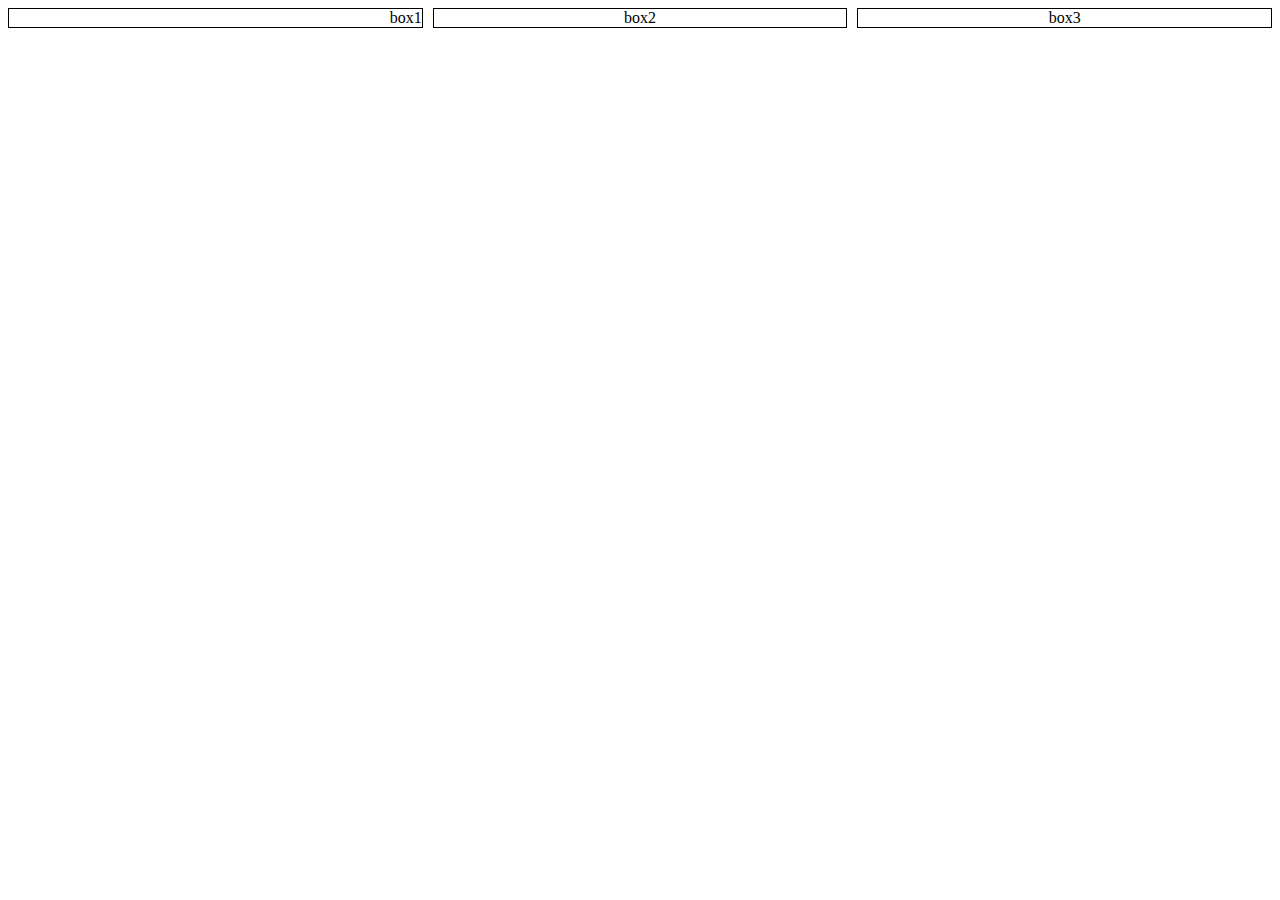
<file: index.html>
<!DOCTYPE html>
    <head>
        <meta charset = "utf-8">
        <link rel = "stylesheet" href = "style.css">
    </head>
    <body>
        <div class = "container">
            <div class = "box1">
                box1
            </div>
            <div class = "box2">
                box2
            </div>
            <div class = "box3">
                box3
            </div>
            <!-- <div class = "box4">
                box4
            </div> -->
        </div>
    </body>
</html>
</file>
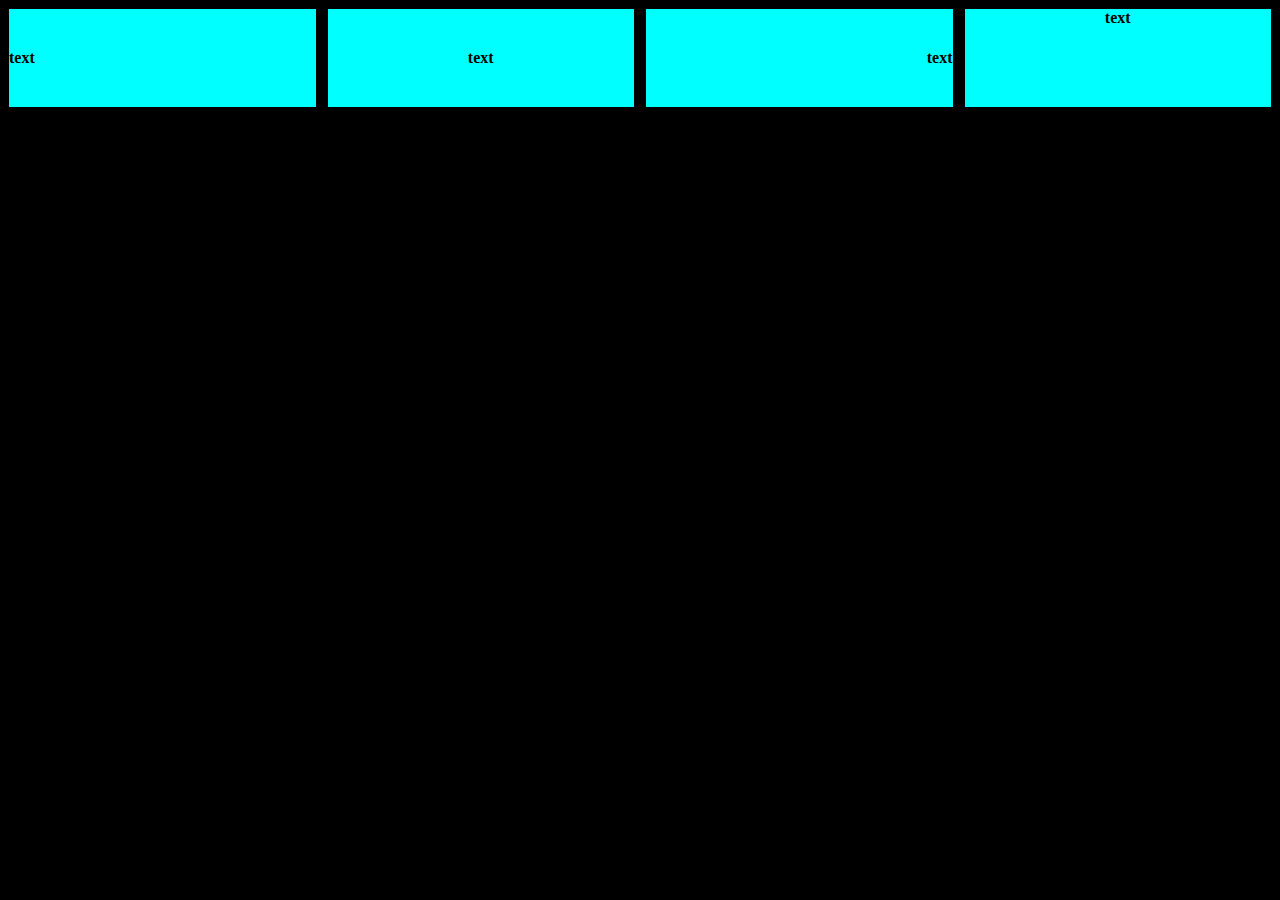
<file: 5a.html>
<!DOCTYPE html>
    <head>
        <meta charset = "utf-8">
        <link rel = "stylesheet" href = "5a.css">
    </head>
    <body>
        <div class = "container">
            <div class = "text1">
                <b>
                    text
                </b>
            </div>

            <div class = "text2">
                <b>
                    text
                </b>
            </div>

            <div class = "text3">
                <b>
                    text
                </b>
            </div>

            <div class = "text4">
                <b>
                    text
                </b>
            </div>

        </div>
    </body>
</html>
</file>
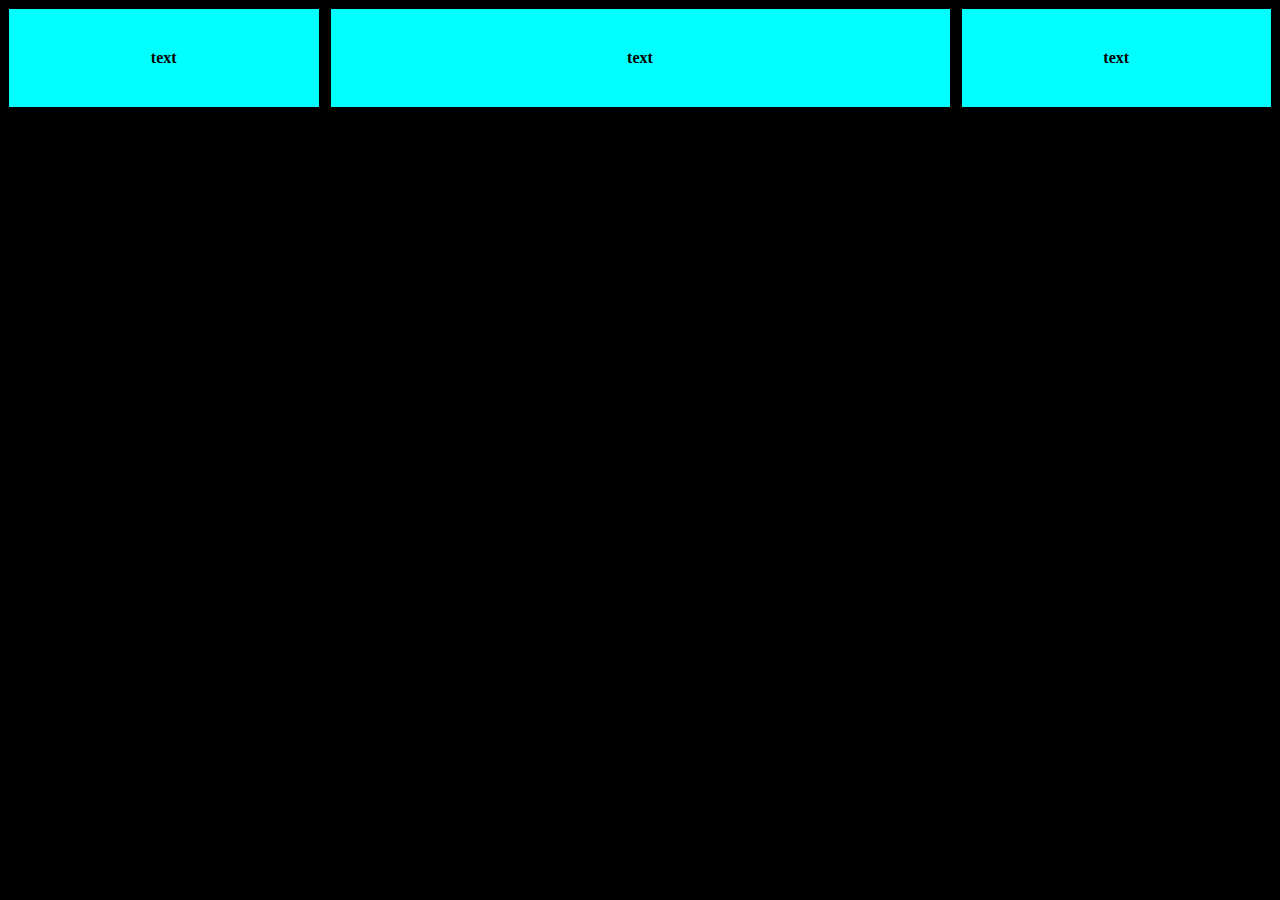
<file: 5b.html>
<!DOCTYPE html>
    <head>
        <meta charset = "utf-8">
        <link rel = "stylesheet" href = "5b.css">
    </head>
    <body>
        <div class = "container">
            <div class = "text1">
                <b>
                    text
                </b>
            </div>

            <div class = "text2">
                <b>
                    text
                </b>
            </div>

            <div class = "text3">
                <b>
                    text
                </b>
            </div>
        </div>
    </body>
</html>
</file>
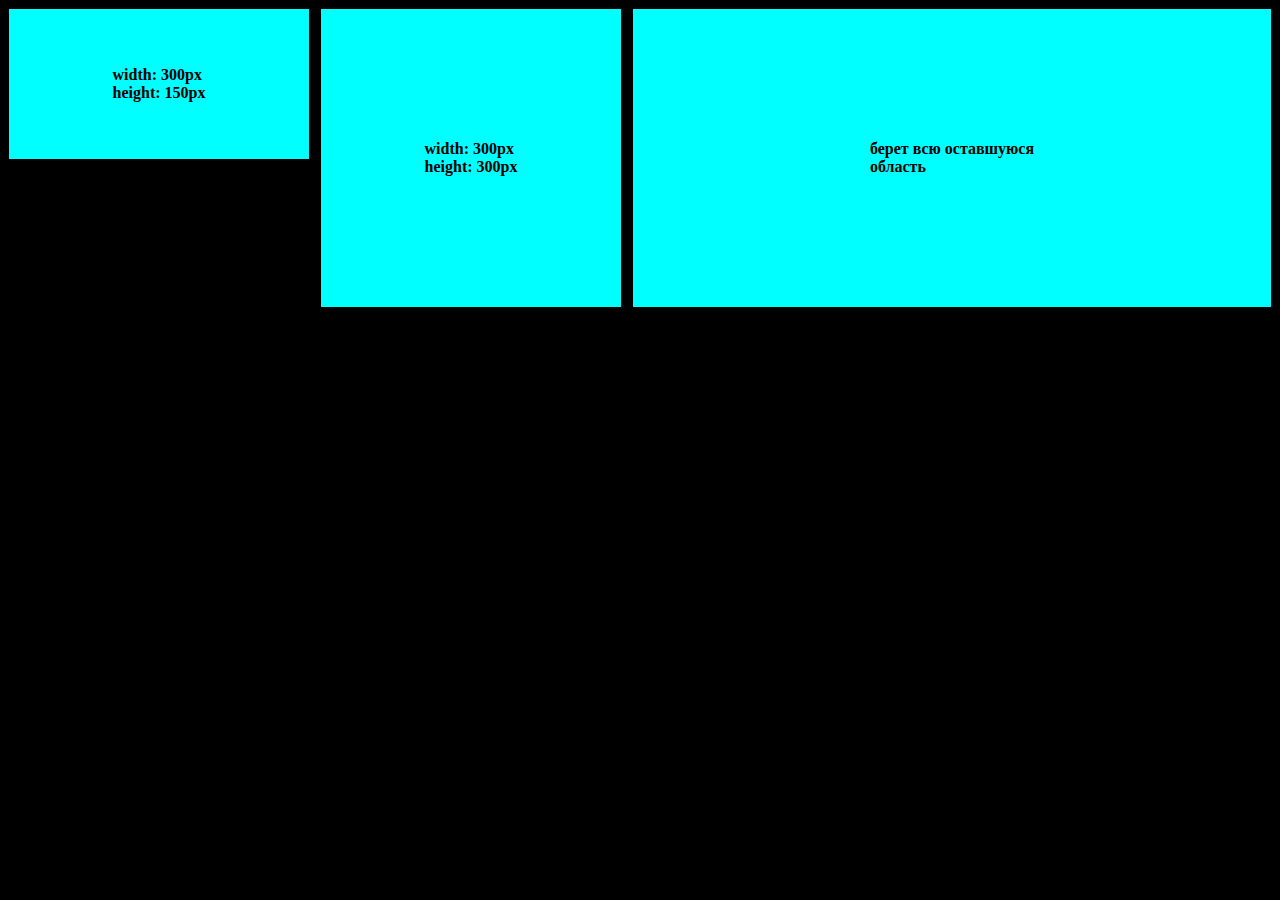
<file: 5c.html>
<!DOCTYPE html>
    <head>
        <meta charset = "utf-8">
        <link rel = "stylesheet" href = "5c.css">
    </head>
    <body>
        <div class = "container">
            <div class = "text1">
                <b>
                    width: 300px
                    <br>
                    height: 150px
                </b>
            </div>

            <div class = "text2">
                <b>
                    width: 300px
                    <br>
                    height: 300px 
                </b>
            </div>

            <div class = "text3">
                <b>
                    берет всю оставшуюся 
                    <br>
                    область
                </b>
            </div>
        </div>
    </body>
</html>
</file>
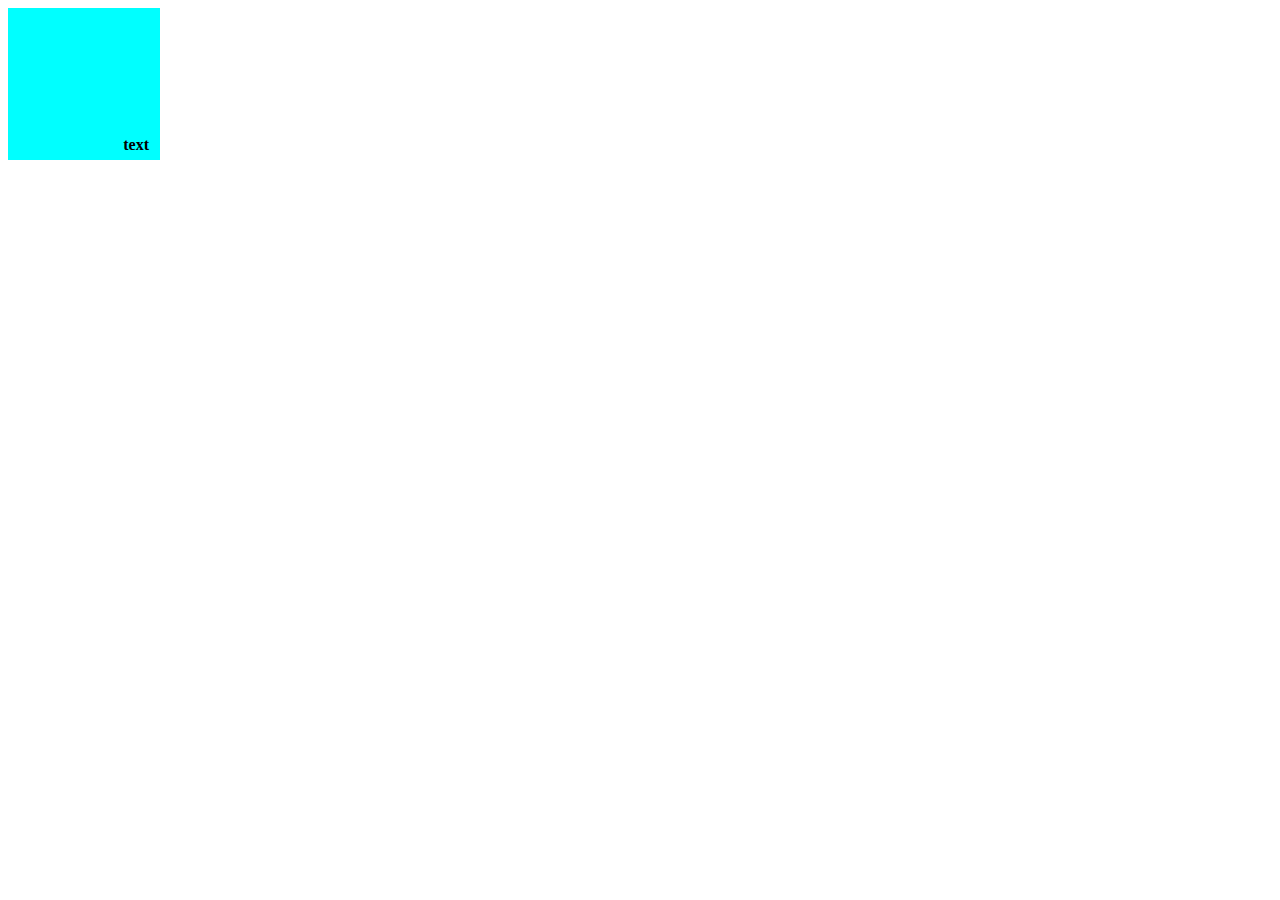
<file: 6a.html>
<!DOCTYPE html>
    <head>
        <meta charset = "utf-8">
        <link rel = "stylesheet" href = "6a.css">
    </head>
    <body>
        <div class = "block">
            <b class = "text">text</b>
        </div>
    </body>
</html>
</file>
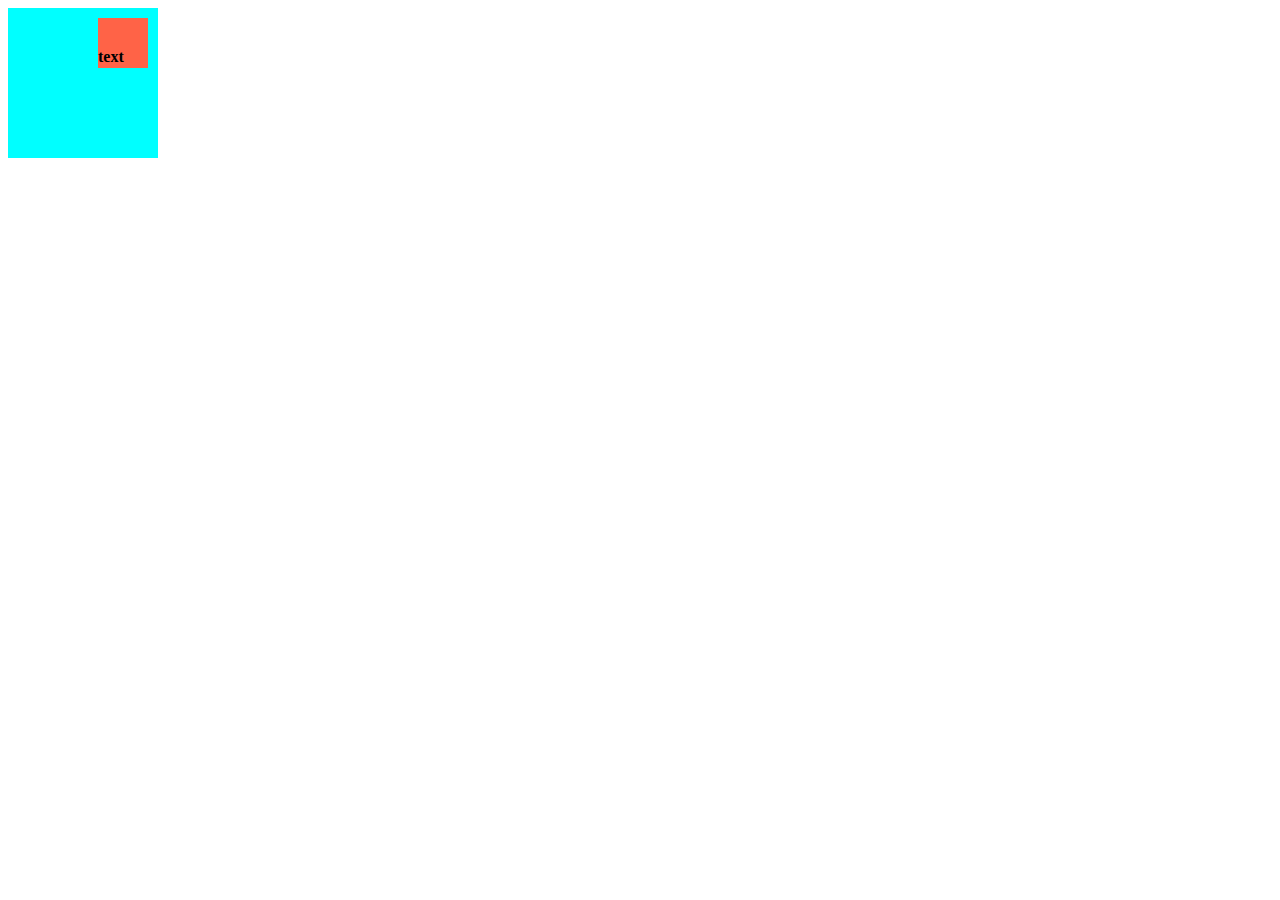
<file: 6b.html>
<!DOCTYPE html>
    <head>
        <meta charset = "utf-8">
        <link rel = "stylesheet" href = "6b.css">
    </head>
    <body>
        <div class = "block">

            <div class = "box">
                <b>
                    text
                </b>
            </div>
            
        </div>
    </body>
</html>
</file>
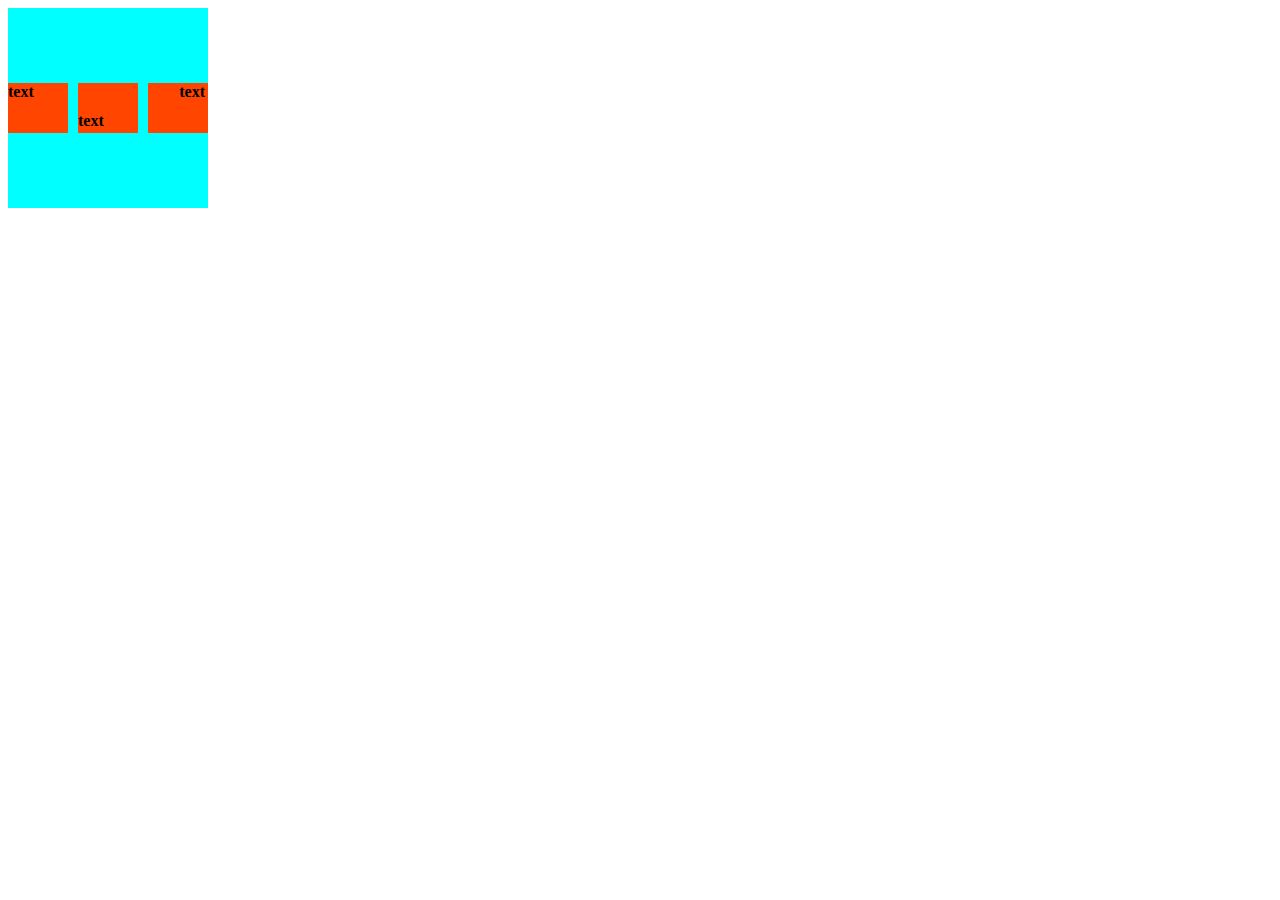
<file: 6c.html>
<!DOCTYPE html>
    <head>
        <meta charset = "utf-8">
        <link rel = "stylesheet" href = "6c.css">
    </head>
    <body>
        <div class = "block">

            <div class = "box1">
                <b>
                    text
                </b>
            </div>

            <div class = "box2">
                <b class = "text2">
                    text
                </b>
            </div>

            <div class = "box3">
                <b class = "text3">
                    text
                </b>
            </div>

        </div>
    </body>
</html>
</file>
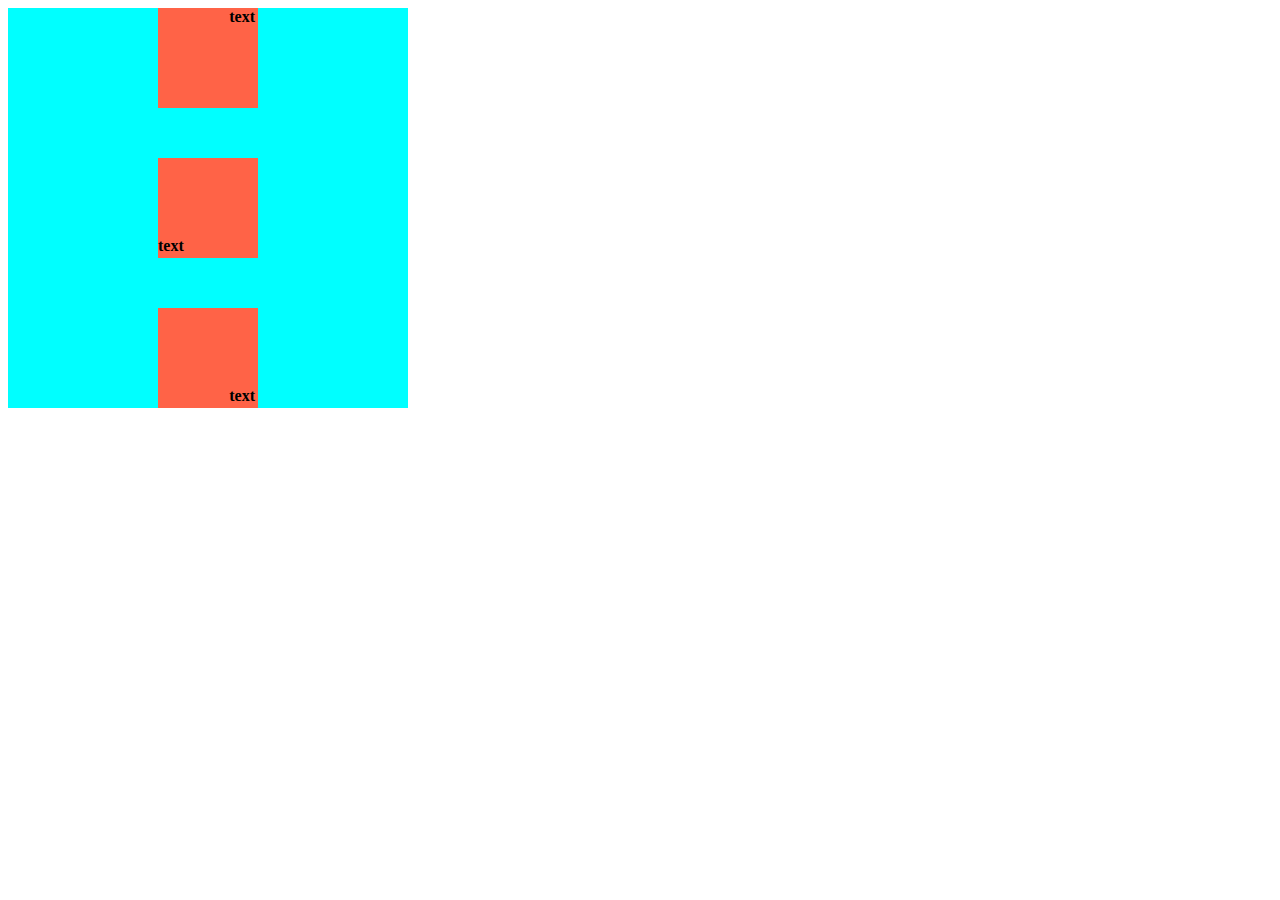
<file: 6d.html>
<!DOCTYPE html>
    <head>
        <meta charset = "utf-8">
        <link rel = "stylesheet" href = "6d.css"> 
    </head>
    <body>
        <div class = "block">
            <div class = "box1">
                <b class = "text1">
                    text
                </b>
            </div>

            <div class = "box2">
                <b class = "text2">
                    text
                </b>
            </div>
            
            <div class = "box3">
                <b class = "text3">
                    text
                </b>
            </div>
        </div>
    </body>
</html>
</file>
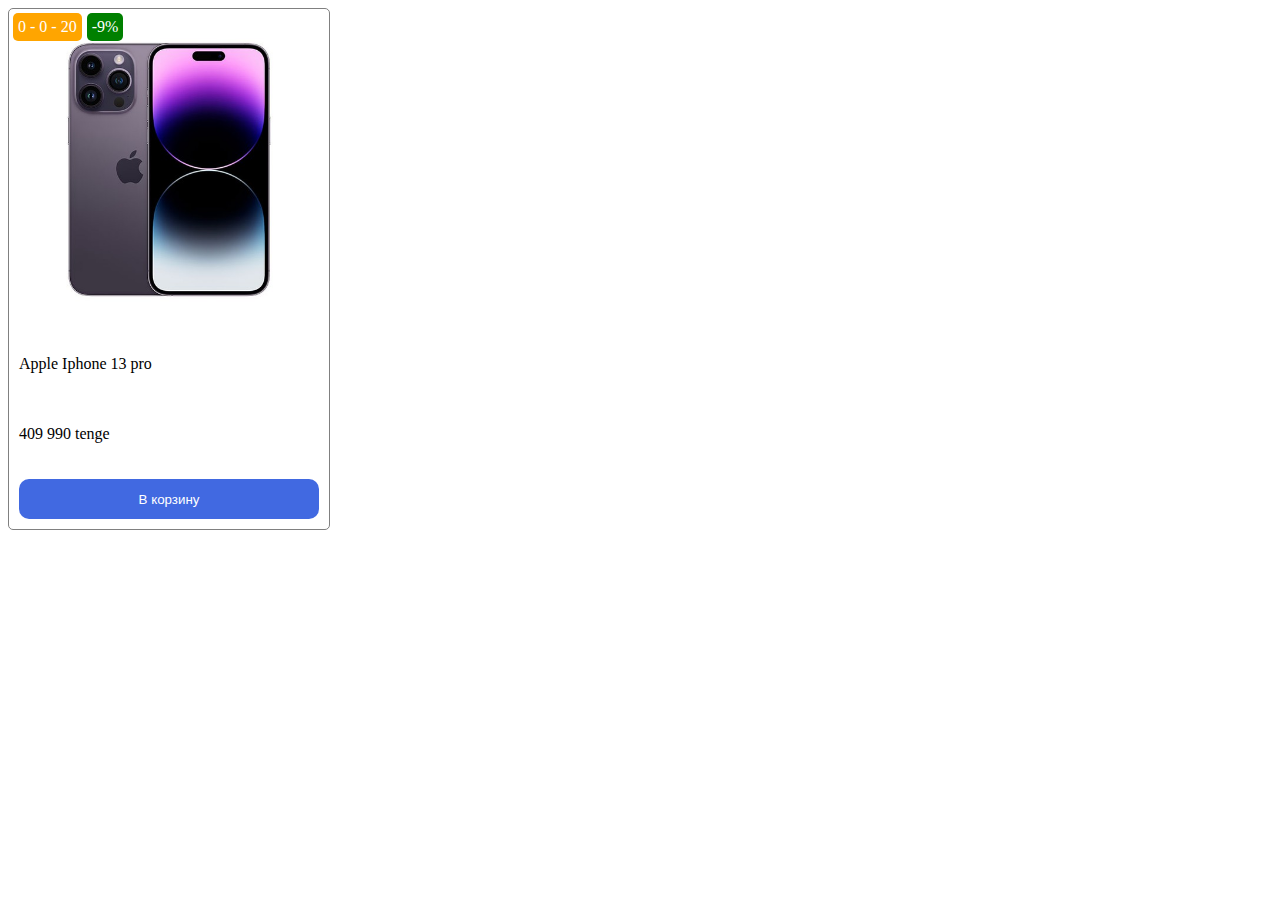
<file: index2.html>
<!DOCTYPE html>
    <head>
        <meta charset = "utf-8">
        <link rel = "stylesheet" href = "style2.css">
    </head>
    <body>
        <div class = "block">
            <div class = "discount">
                <div class = "discount-credit">
                    0 - 0 - 20
                </div>

                <div class = "discount-percent">
                    -9%
                </div>
            </div>

            <div class = "image">
                <img src = "./iphone.jpg" alt = "iphone">
            </div>

            <div class = "title">
                <p>
                    Apple Iphone 13 pro
                </p>
            </div>

            <div class = "price">
                <p>
                    409 990 tenge
                </p>
            </div>

            <div class = "button">
                <button>
                    В корзину
                </button>
            </div>
        </div>
    </body>
</html>
</file>
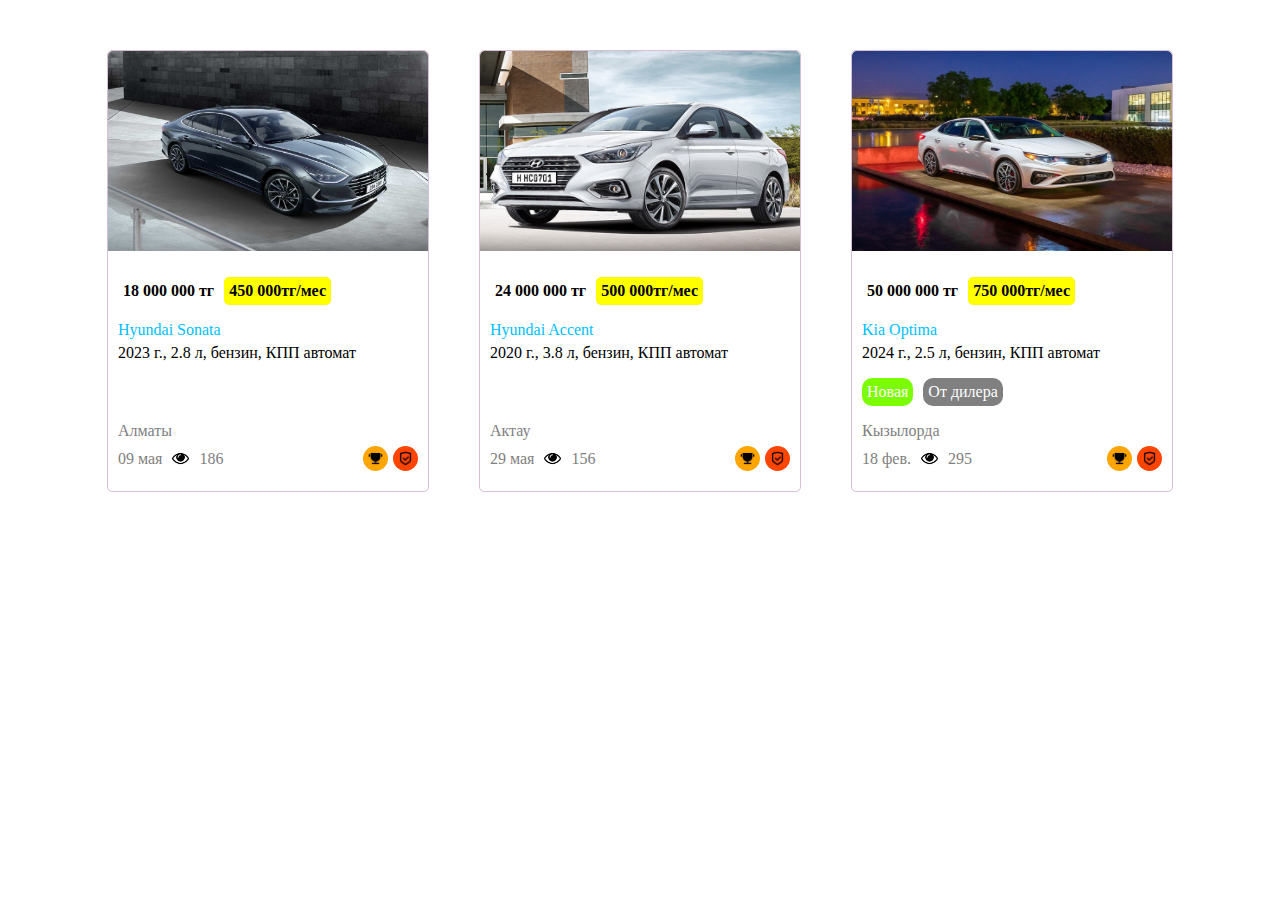
<file: superTask.html>
<!DOCTYPE html>
    <head>
        <meta charset = "utf-8">
        <link rel = "stylesheet" href = "superTask.css">
    </head>

    <body>
        <div class = "main-block">

            <div class = "block1">
                <div class = "image1">
                    <img src = "./hyundai-sonata.jpg" alt = "car">
                </div>
    
                <div class = "price">
                    <p class = "price-text">
                        <b>
                            18 000 000 тг
                        </b>
                    </p>
                    <p class = "price-credit">
                        <b>
                            450 000тг/мес
                        </b>
                    </p>
                </div>
    
                <div class = "description">
                    <div class = "description-name">
                            Hyundai Sonata
                    </div>
                    <div class = "description-text">
                        2023 г., 2.8 л, бензин, КПП автомат 
                    </div>
                </div>
    
                <div class = "remark"></div>
    
                <div class = "publication">
                    <div class = "name">
                        Алматы
                    </div>
    
                    <div class = "number">
                        <div class = "date">
                            09 мая
                        </div>
    
                        <div class = "image-eye">
                            <img src = "./eye.png" alt = "eye">
                        </div>
    
                        <div class = "number-of-views">
                            186
                        </div>
    
                        <div class = "icon">
                            <div class = "icon-1">
                                <img src = "./icon-1.png" alt = "icon-1">
                            </div>
    
                            <div class = "icon-2">
                                <img src = "./icon-2.png" alt = "icon-2">
                            </div>
                        </div>
                    </div>
                                    
                </div>
            </div>
    
    
            <div class = "block2">
                <div class = "image1">
                    <img src = "./hyundai-accent.jpg" alt = "car">
                </div>
    
                <div class = "price">
                    <p class = "price-text">
                        <b>
                            24 000 000 тг
                        </b>
                    </p>
                    <p class = "price-credit">
                        <b>
                            500 000тг/мес
                        </b>
                    </p>
                </div>
    
                <div class = "description">
                    <div class = "description-name">
                            Hyundai Accent
                    </div>
                    <div class = "description-text">
                        2020 г., 3.8 л, бензин, КПП автомат 
                    </div>
                </div>
    
                <div class = "remark"></div>
    
                <div class = "publication">
                    <div class = "name">
                        Актау
                    </div>
    
                    <div class = "number">
                        <div class = "date">
                            29 мая
                        </div>
    
                        <div class = "image-eye">
                            <img src = "./eye.png" alt = "eye">
                        </div>
    
                        <div class = "number-of-views">
                            156
                        </div>
    
                        <div class = "icon">
                            <div class = "icon-1">
                                <img src = "./icon-1.png" alt = "icon-1">
                            </div>
    
                            <div class = "icon-2">
                                <img src = "./icon-2.png" alt = "icon-2">
                            </div>
                        </div>
                    </div>
                                    
                </div>
            </div>
    
    
            <div class = "block1">
                <div class = "image1">
                    <img src = "./kia-optima.jpg" alt = "car">
                </div>
    
                <div class = "price">
                    <p class = "price-text">
                        <b>
                            50 000 000 тг
                        </b>
                    </p>
                    <p class = "price-credit">
                        <b>
                            750 000тг/мес
                        </b>
                    </p>
                </div>
    
                <div class = "description">
                    <div class = "description-name">
                            Kia Optima
                    </div>
                    <div class = "description-text">
                        2024 г., 2.5 л, бензин, КПП автомат 
                    </div>
                </div>
    
                <div class = "remark_3">
                    <p class = "remark-1">
                        Новая
                    </p>

                    <p class = "remark-2">
                        От дилера
                    </p>
                </div>
    
                <div class = "publication">
                    <div class = "name">
                        Кызылорда
                    </div>
    
                    <div class = "number">
                        <div class = "date">
                            18 фев. 
                        </div>
    
                        <div class = "image-eye">
                            <img src = "./eye.png" alt = "eye">
                        </div>
    
                        <div class = "number-of-views">
                            295
                        </div>
    
                        <div class = "icon">
                            <div class = "icon-1">
                                <img src = "./icon-1.png" alt = "icon-1">
                            </div>
    
                            <div class = "icon-2">
                                <img src = "./icon-2.png" alt = "icon-2">
                            </div>
                        </div>
                    </div>
                                    
                </div>
            </div>

        </div>
    </body>
</html>
</file>
<file: style.css>
.container {
    display: flex;
    /* justify-content: space-evenly; */
}

.box1 {
    /* display: flex;
    justify-content: space-between; */
    border: 1px solid black;
    /* width: 100px; */
    flex: 1;
    /* order: 2; */
    display: flex;
    justify-content: end;
}

.box2 {
    border: 1px solid black;
    /* width: 100px; */
    flex: 1;
    /* order: 1; */
    display: flex;
    justify-content: space-around;
    margin-left: 10px;
    margin-right: 10px;
}

.box3{
    border: 1px solid black;
    /* width: 100px; */
    flex: 1;
    /* order: 3; */
    display: flex;
    justify-content: center;
}

.box4{
    border: 1px solid black;
    flex-grow: 1;
}
</file>
<file: 5a.css>
body{
    background-color: black;
}

.container {
    display: flex;
    height: 100px;
}

.text1 {
    border: 1px solid black;
    flex: 1;
    display: flex;
    align-items: center;
    background-color: aqua;
    margin-right: 10px;
}

.text2 {
    border: 1px solid black;
    flex: 1;
    display: flex;
    align-items: center;
    justify-content: center;
    background-color: aqua;
}

.text3 {
    border: 1px solid black;
    flex: 1;
    display: flex;
    align-items: center;
    justify-content: right;
    background-color: aqua;
    margin-left: 10px;
    margin-right: 10px;
}

.text4 {
    border: 1px solid black;
    flex: 1;
    display: flex;
    justify-content: center;
    background-color: aqua;
}
</file>
<file: 5b.css>
body{
    background-color: black;
}

.container{
    display: flex;
    height: 100px;
}

.text1{
    border: 1px solid black;
    flex: 1;
    display: flex;
    justify-content: center;
    align-items: center;
    background-color: aqua;
}

.text2{
    border: 1px solid black;
    flex: 2;
    display: flex;
    justify-content: center;
    align-items: center;
    background-color: aqua;
    margin-left: 10px;
    margin-right: 10px;
}

.text3{
    border: 1px solid black;
    flex: 1;
    display: flex;
    justify-content: center;
    align-items: center;
    background-color: aqua;
}
</file>
<file: 5c.css>
body{
    background-color: black;
}

.container{
    display: flex;
    height: 300px;
}

.text1{
    border: 1px solid black;
    width: 300px;
    height: 150px;
    display: flex;
    justify-content: center;
    align-items: center;
    background-color: aqua;
}

.text2{
    border: 1px solid black;
    width: 300px;
    display: flex;
    justify-content: center;
    align-items: center;
    background-color: aqua;
    margin-left: 10px;
    margin-right: 10px;
}

.text3{
    border: 1px solid black;
    flex: 1;
    display: flex;
    justify-content: center;
    align-items: center;
    background-color: aqua;
}
</file>
<file: 6a.css>
.block{
    width: 150px;
    height: 150px;
    border: 1px solid aqua;
    background-color: aqua;
    position: relative;
}

.text{
    position: absolute;
    bottom: 5px;
    right: 10px;
}
</file>
<file: 6b.css>
.block{
    width: 150px;
    height: 150px;
    background-color: aqua;
}

.box{
    width: 50px;
    height: 50px;
    background-color: tomato;
    position: relative;
    left: 90px;
    top: 10px;
}

b{
    position: absolute;
    bottom: 2px;
}
</file>
<file: 6c.css>
.block{
    width: 200px;
    height: 200px;
    background-color: aqua;
    display: flex;
    align-items: center;
}

.box1{
    background-color: orangered;
    width: 50px;
    height: 50px;
    flex: 1;
}

.box2{
    background-color: orangered;
    width: 50px;
    height: 50px;
    flex: 1;
    margin-left: 10px;
    margin-right: 10px;
    position: relative;
}

.text2{
    position: absolute;
    bottom: 3px;
}

.box3{
    background-color: orangered;
    width: 50px;
    height: 50px;
    flex: 1;
    position: relative;
}

.text3{
    position: absolute;
    right: 3px;    
}
</file>
<file: 6d.css>
.block{
    background-color: aqua;
    width: 400px;
    height: 400px;
    display: flex;
    flex-direction: column;
    justify-content: center;
    align-items: center;
     
}

.box1{
    background-color: tomato;
    width: 100px; 
    height: 100px;  
    position: relative; 
}

.text1{
    position: absolute;
    right: 3px;
}

.box2{
    background-color: tomato;
    width: 100px; 
    height: 100px; 
    margin-top: 50px;
    margin-bottom: 50px;
    position: relative;
}

.text2{
    position: absolute;
    bottom: 3px;
}

.box3{
    background-color: tomato;
    width: 100px; 
    height: 100px; 
    position: relative;
}

.text3{
    position: absolute;
    bottom: 3px;
    right: 3px;
}
</file>
<file: style2.css>
.block{
    width: 300px;
    height: 500px;
    border: 1px solid gray;
    border-radius: 5px;
    position: relative;
    padding: 10px;
    display: flex;
    flex-direction: column;
    justify-content: space-between;
}

.discount{
    display: flex;
    align-items: center;
    position: absolute;
    top: 4px;
    left: 4px;
}

.discount-credit{
    background-color: orange;
    margin-right: 5px;
    color: #fff;
    padding: 5px; 
    border-radius: 5px;
}

.discount-percent{
    background-color: green;
    color: #fff;
    padding: 5px;
    border-radius: 5px;
}

.image{
  width: 300px;
  height: 300px;  
}

img{
    width: 100%;
    height: 100%;
}

.button{
    width: 100%
}

button{
    width: 100%;
    background-color: royalblue;
    color: #fff;
    border: none;
    height: 40px;
    border-radius: 10px;
    cursor: pointer;
}

button:hover{
    /* opacity: .7; */
    background-color: blue;
}
</file>
<file: superTask.css>
.main-block{
    display: flex;
    justify-content: center;
    margin-top: 50px;
}

.block1{
    width: 300px;
    height: 420px;
    border: 1px solid thistle;
    border-radius: 5px;
    padding: 10px;
    position: relative;
}

.block2{
    width: 300px;
    height: 420px;
    border: 1px solid thistle;
    border-radius: 5px;
    padding: 10px;
    position: relative;
    margin-left: 50px;
    margin-right: 50px;
}

.image1{
    width: 320px;
    height: 200px;
    position: absolute;
    top: 0px;
    left: 0px;
}

img{
    width: 100%;
    height: 100%;
    border-top-left-radius: 5px;
    border-top-right-radius: 5px;
}

.price{
    display: flex;
    margin-top: 200px;
}

.price-text{
    padding: 5px;
    margin-right: 5px;
}

.price-credit{
   background-color: yellow; 
   padding: 5px;
   border-radius: 5px;
}

.description-name{
    margin-bottom: 5px;
    color:deepskyblue;
}

.number{
    display: flex;
}

.remark{
    height: 60px;
}

.remark_3{
    /* border: 1px solid salmon; */
    display: flex;
}

.remark-1{
    color: #fff;
    height: 50%;
    padding: 5px;
    background-color: lawngreen;
    border-radius: 10px;
    margin-right: 10px;
}

.remark-2{
    color: #fff;
    height: 50%;
    padding: 5px;
    background-color: gray;
    border-radius: 10px;
}

.name{
    margin-bottom: 10px;
}

.image-eye{
    width: 17px;
    height: 17px;
    margin-left: 10px;
    margin-right: 10px;
}

.publication{
    color: grey;
}

.icon{
    display: flex;
    position: absolute;
    right: 10px;
    bottom: 20px;
}

.icon-1{
    width: 15px;
    height: 15px;
    background-color: orange;
    padding: 5px;
    border-radius: 15px;
}

.icon-2{
    width: 15px;
    height: 15px;
    background-color: orangered;
    padding: 5px;
    border-radius: 15px;
    margin-left: 5px;
}
</file>
